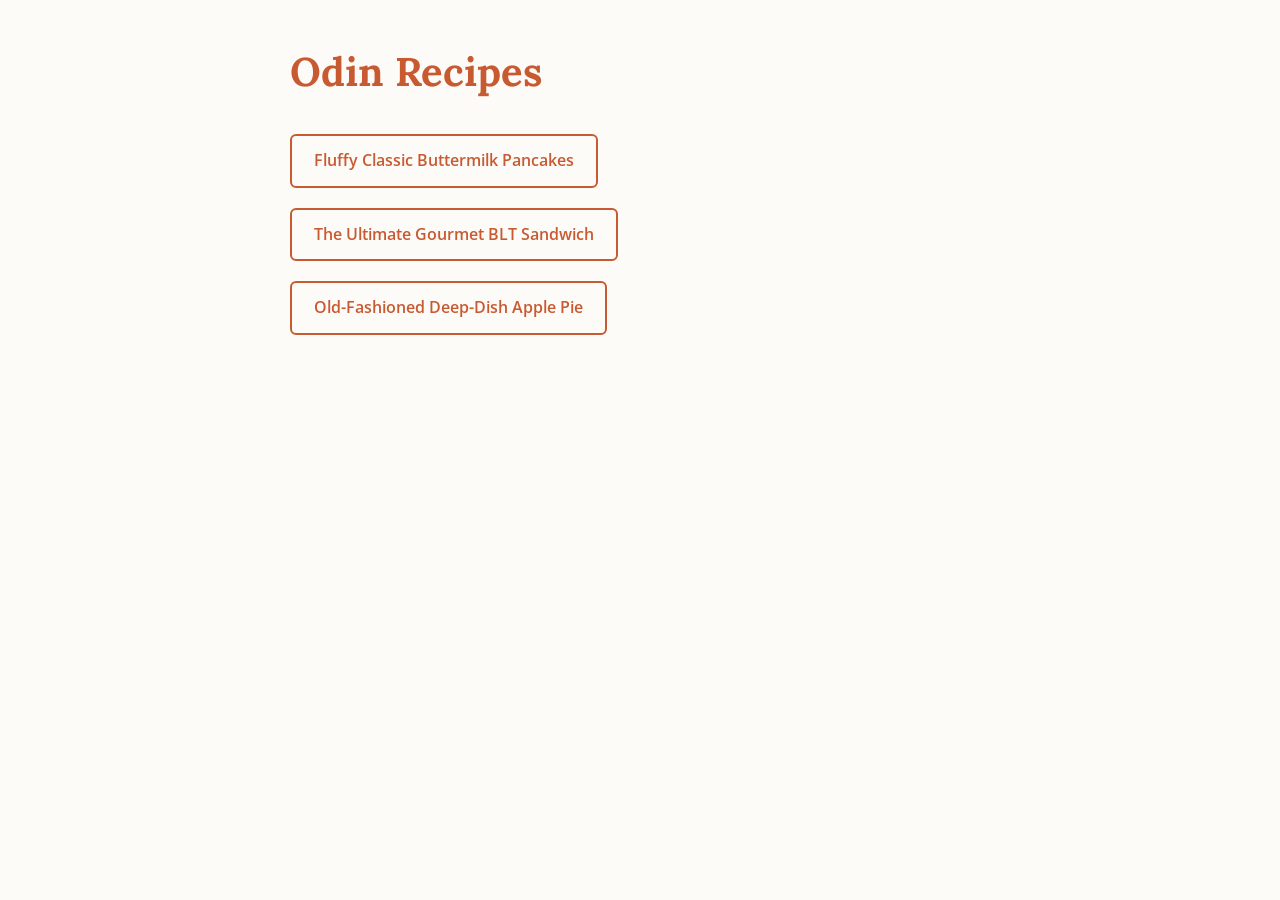
<file: index.html>
<!doctype html>
<html lang="en">
  <head>
    <meta charset="UTF-8" />
    <meta name="viewport" content="width=device-width, initial-scale=1.0" />
    <title>Odin Recipes | Simple &amp; Delicious Homemade Meals</title>
    <link rel="preconnect" href="https://fonts.googleapis.com" />
    <link rel="preconnect" href="https://fonts.gstatic.com" crossorigin />
    <link
      href="https://fonts.googleapis.com/css2?family=Lora:ital,wght@0,400..700;1,400..700&family=Open+Sans:ital,wght@0,300..800;1,300..800&display=swap"
      rel="stylesheet"
    />
    <link rel="stylesheet" href="css/styles.css" />
  </head>
  <body>
    <h1>Odin Recipes</h1>
    <ul class="recipe-list">
      <li>
        <a href="./recipes/pancakes.html">Fluffy Classic Buttermilk Pancakes</a>
      </li>
      <li>
        <a href="./recipes/sandwich.html">The Ultimate Gourmet BLT Sandwich</a>
      </li>
      <li>
        <a href="./recipes/pie.html">Old-Fashioned Deep-Dish Apple Pie</a>
      </li>
    </ul>
  </body>
</html>
</file>
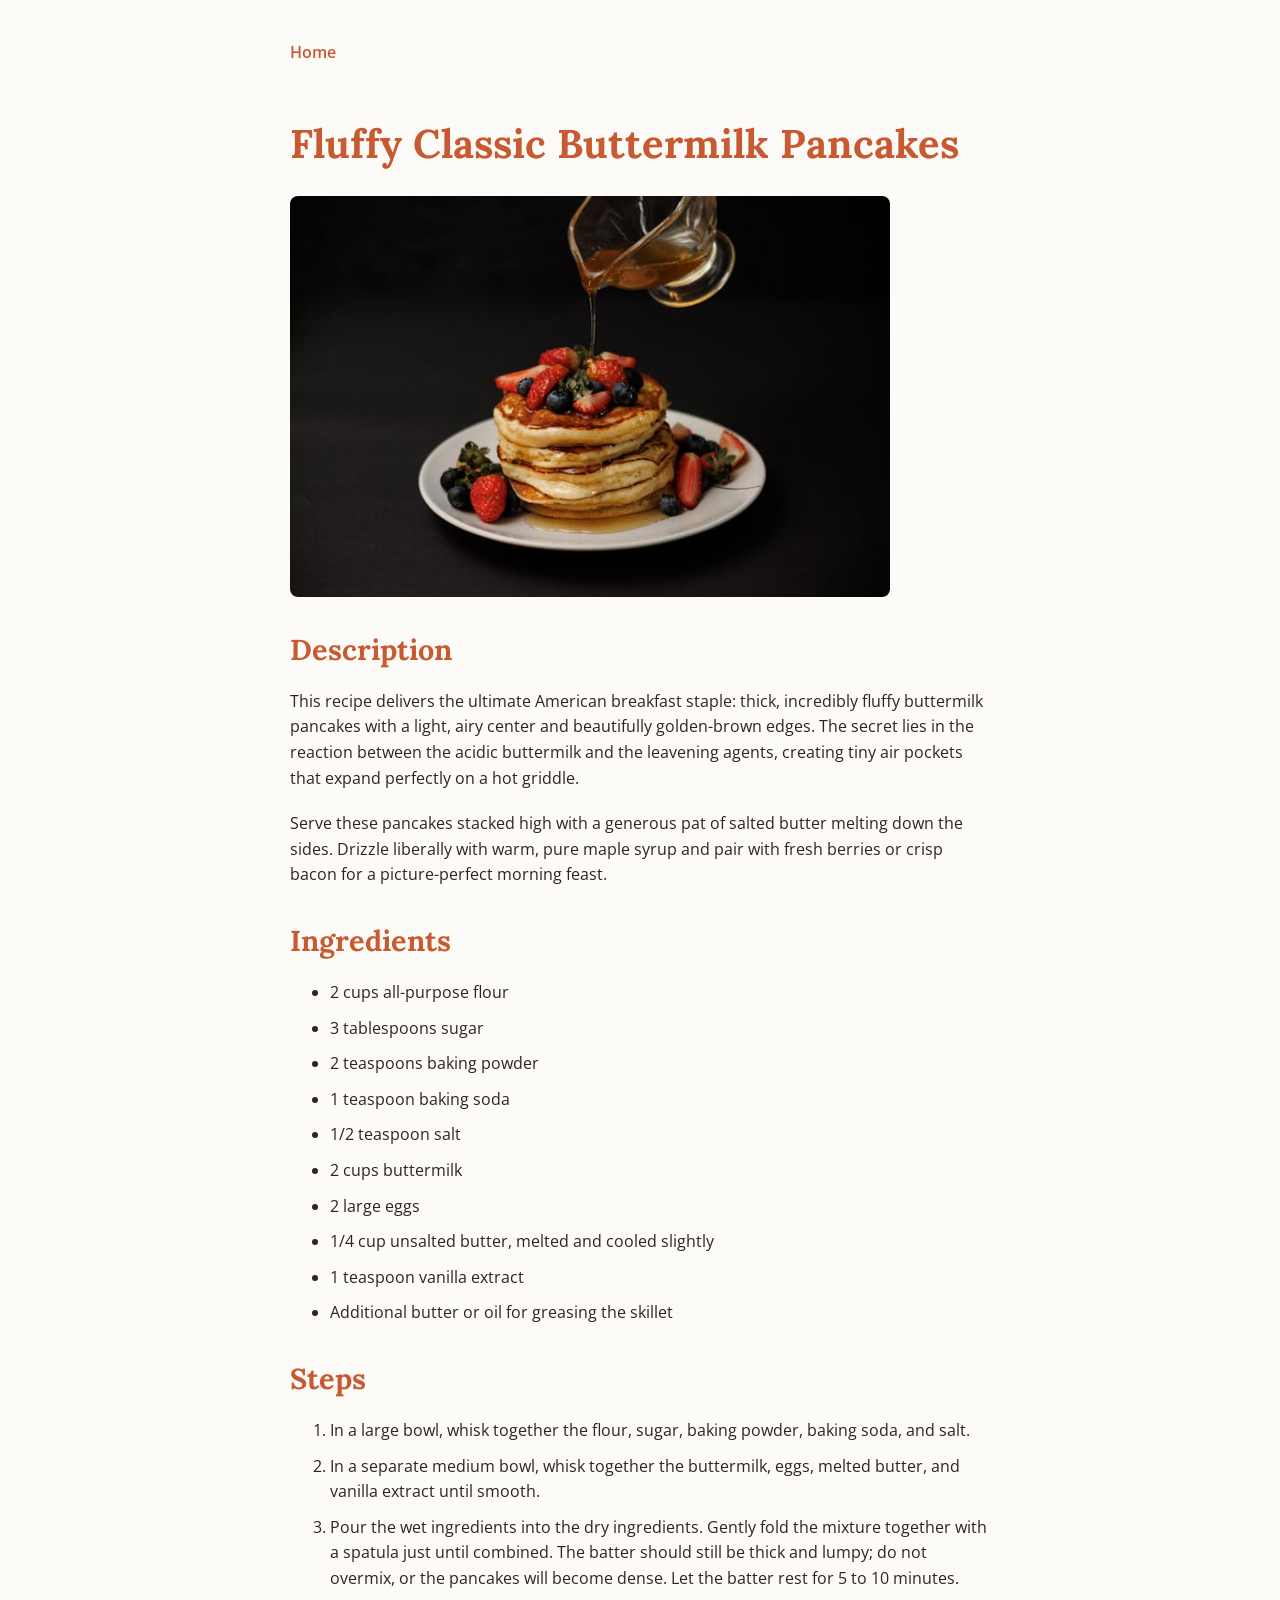
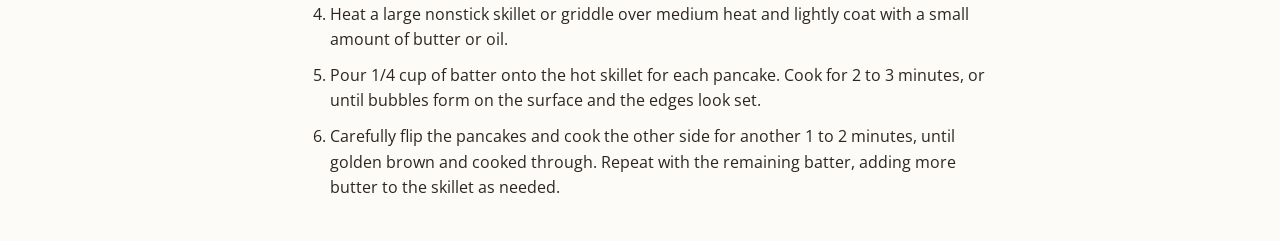
<file: recipes/pancakes.html>
<!doctype html>
<html lang="en">
  <head>
    <meta charset="UTF-8" />
    <meta name="viewport" content="width=device-width, initial-scale=1.0" />
    <title>Classic Buttermilk Pancakes - Odin Recipes</title>
    <link rel="preconnect" href="https://fonts.googleapis.com" />
    <link rel="preconnect" href="https://fonts.gstatic.com" crossorigin />
    <link
      href="https://fonts.googleapis.com/css2?family=Lora:ital,wght@0,400..700;1,400..700&family=Open+Sans:ital,wght@0,300..800;1,300..800&display=swap"
      rel="stylesheet"
    />
    <link rel="stylesheet" href="../css/styles.css" />
  </head>
  <body>
    <a href="../index.html">Home</a>
    <h1>Fluffy Classic Buttermilk Pancakes</h1>
    <img
      src="../images/pancakes.jpg"
      alt="A stack of golden pancakes on a plate, drizzled with honey and topped with fresh raspberries and powdered sugar."
      width="600"
    />
    <h2>Description</h2>
    <p>
      This recipe delivers the ultimate American breakfast staple: thick,
      incredibly fluffy buttermilk pancakes with a light, airy center and
      beautifully golden-brown edges. The secret lies in the reaction between
      the acidic buttermilk and the leavening agents, creating tiny air pockets
      that expand perfectly on a hot griddle.
    </p>
    <p>
      Serve these pancakes stacked high with a generous pat of salted butter
      melting down the sides. Drizzle liberally with warm, pure maple syrup and
      pair with fresh berries or crisp bacon for a picture-perfect morning
      feast.
    </p>
    <h2>Ingredients</h2>
    <ul>
      <li>2 cups all-purpose flour</li>
      <li>3 tablespoons sugar</li>
      <li>2 teaspoons baking powder</li>
      <li>1 teaspoon baking soda</li>
      <li>1/2 teaspoon salt</li>
      <li>2 cups buttermilk</li>
      <li>2 large eggs</li>
      <li>1/4 cup unsalted butter, melted and cooled slightly</li>
      <li>1 teaspoon vanilla extract</li>
      <li>Additional butter or oil for greasing the skillet</li>
    </ul>
    <h2>Steps</h2>
    <ol>
      <li>
        In a large bowl, whisk together the flour, sugar, baking powder, baking
        soda, and salt.
      </li>
      <li>
        In a separate medium bowl, whisk together the buttermilk, eggs, melted
        butter, and vanilla extract until smooth.
      </li>
      <li>
        Pour the wet ingredients into the dry ingredients. Gently fold the
        mixture together with a spatula just until combined. The batter should
        still be thick and lumpy; do not overmix, or the pancakes will become
        dense. Let the batter rest for 5 to 10 minutes.
      </li>
      <li>
        Heat a large nonstick skillet or griddle over medium heat and lightly
        coat with a small amount of butter or oil.
      </li>
      <li>
        Pour 1/4 cup of batter onto the hot skillet for each pancake. Cook for 2
        to 3 minutes, or until bubbles form on the surface and the edges look
        set.
      </li>
      <li>
        Carefully flip the pancakes and cook the other side for another 1 to 2
        minutes, until golden brown and cooked through. Repeat with the
        remaining batter, adding more butter to the skillet as needed.
      </li>
    </ol>
  </body>
</html>
</file>
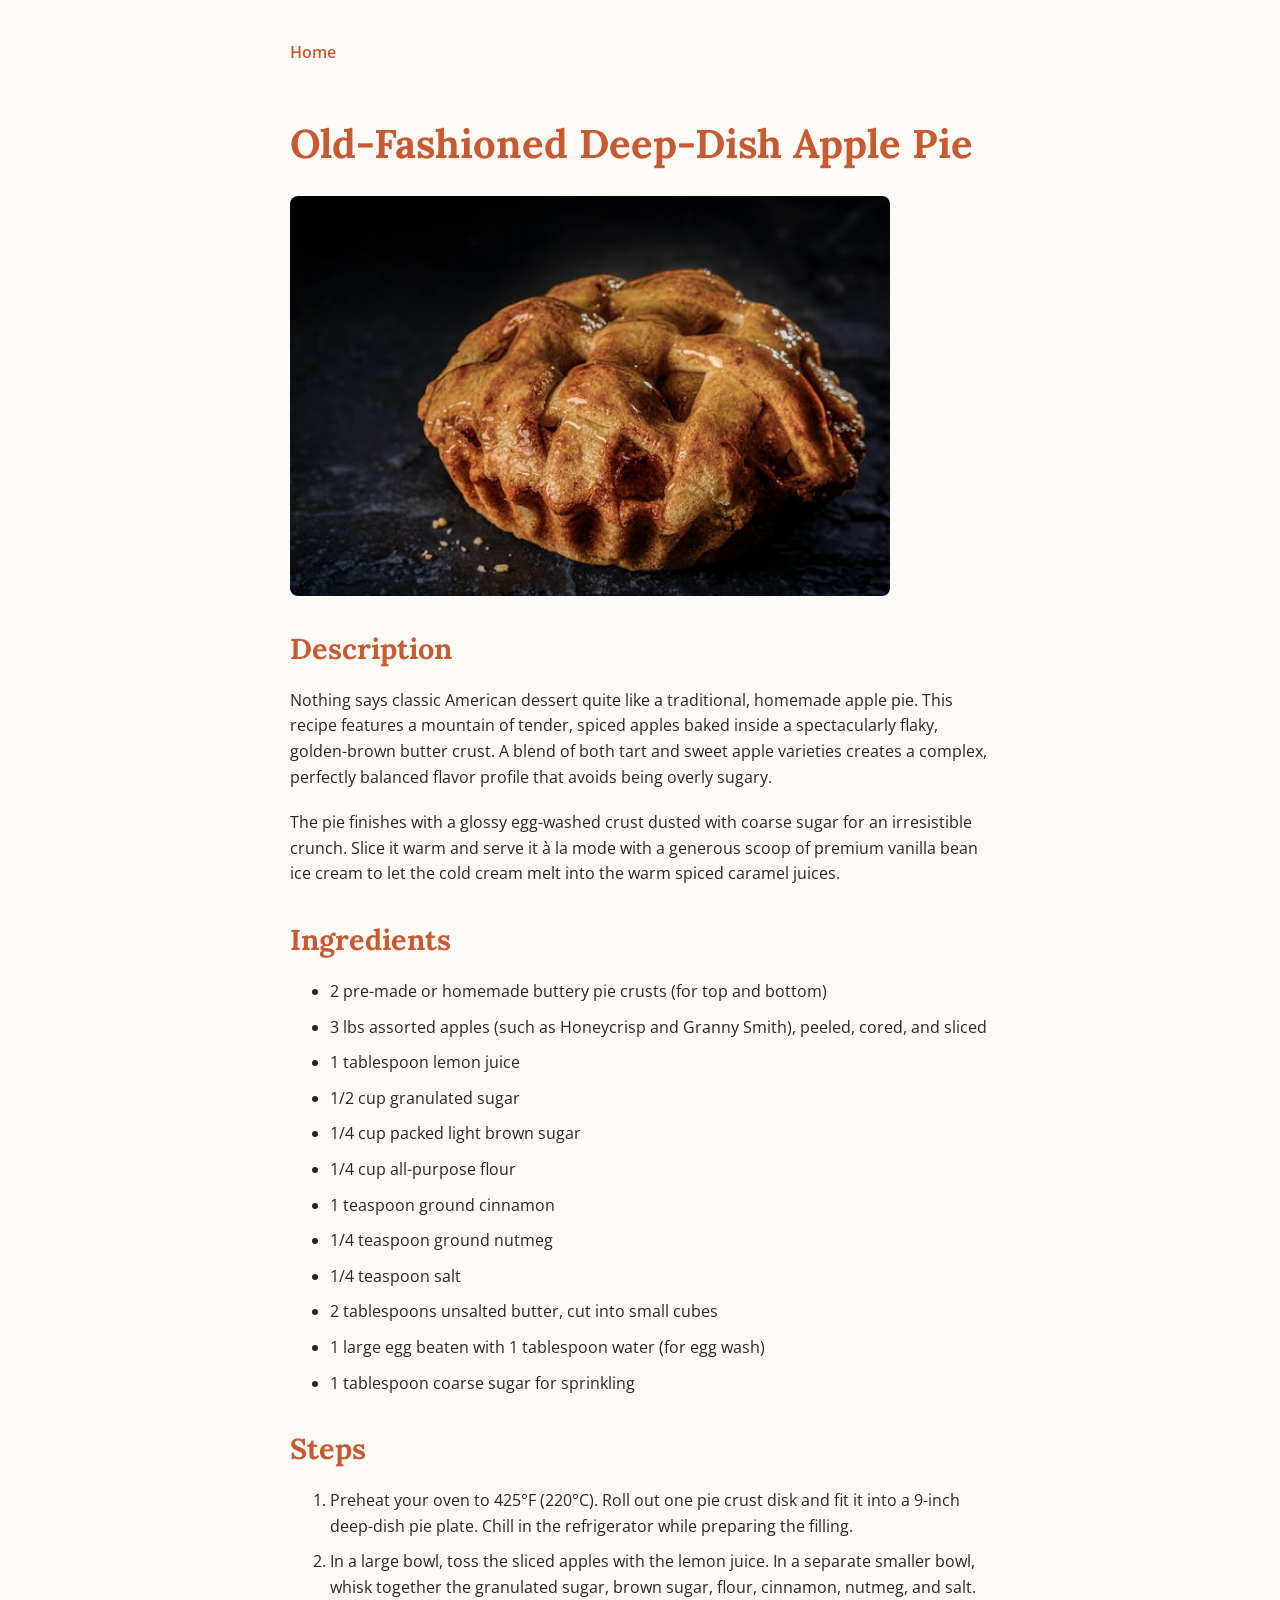
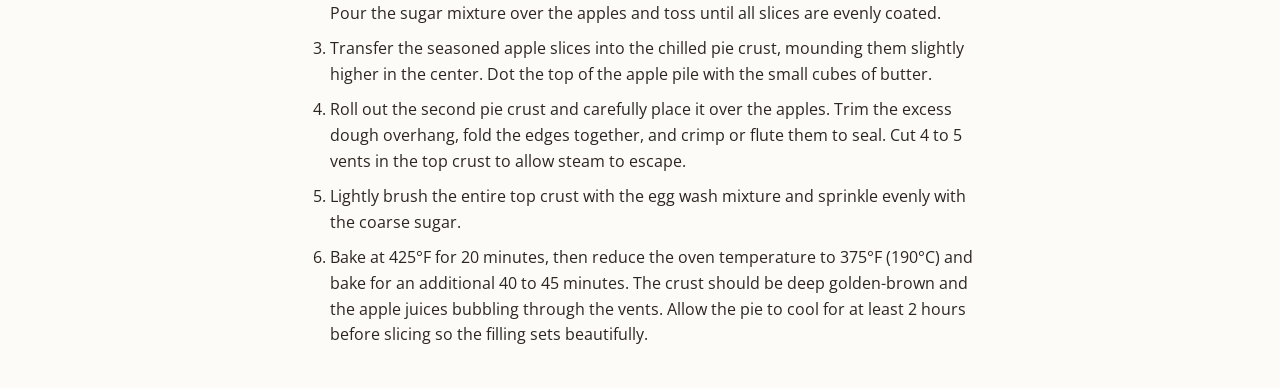
<file: recipes/pie.html>
<!doctype html>
<html lang="en">
  <head>
    <meta charset="UTF-8" />
    <meta name="viewport" content="width=device-width, initial-scale=1.0" />
    <title>Deep-Dish Apple Pie - Odin Recipes</title>
    <link rel="preconnect" href="https://fonts.googleapis.com" />
    <link rel="preconnect" href="https://fonts.gstatic.com" crossorigin />
    <link
      href="https://fonts.googleapis.com/css2?family=Lora:ital,wght@0,400..700;1,400..700&family=Open+Sans:ital,wght@0,300..800;1,300..800&display=swap"
      rel="stylesheet"
    />
    <link rel="stylesheet" href="../css/styles.css" />
  </head>
  <body>
    <a href="../index.html">Home</a>
    <h1>Old-Fashioned Deep-Dish Apple Pie</h1>
    <img
      src="../images/pie.jpg"
      alt="Overhead view of a baked pie with a golden-brown lattice crust, alongside vintage forks and a knife."
      width="600"
    />
    <h2>Description</h2>
    <p>
      Nothing says classic American dessert quite like a traditional, homemade
      apple pie. This recipe features a mountain of tender, spiced apples baked
      inside a spectacularly flaky, golden-brown butter crust. A blend of both
      tart and sweet apple varieties creates a complex, perfectly balanced
      flavor profile that avoids being overly sugary.
    </p>
    <p>
      The pie finishes with a glossy egg-washed crust dusted with coarse sugar
      for an irresistible crunch. Slice it warm and serve it à la mode with a
      generous scoop of premium vanilla bean ice cream to let the cold cream
      melt into the warm spiced caramel juices.
    </p>
    <h2>Ingredients</h2>
    <ul>
      <li>2 pre-made or homemade buttery pie crusts (for top and bottom)</li>
      <li>
        3 lbs assorted apples (such as Honeycrisp and Granny Smith), peeled,
        cored, and sliced
      </li>
      <li>1 tablespoon lemon juice</li>
      <li>1/2 cup granulated sugar</li>
      <li>1/4 cup packed light brown sugar</li>
      <li>1/4 cup all-purpose flour</li>
      <li>1 teaspoon ground cinnamon</li>
      <li>1/4 teaspoon ground nutmeg</li>
      <li>1/4 teaspoon salt</li>
      <li>2 tablespoons unsalted butter, cut into small cubes</li>
      <li>1 large egg beaten with 1 tablespoon water (for egg wash)</li>
      <li>1 tablespoon coarse sugar for sprinkling</li>
    </ul>
    <h2>Steps</h2>
    <ol>
      <li>
        Preheat your oven to 425°F (220°C). Roll out one pie crust disk and fit
        it into a 9-inch deep-dish pie plate. Chill in the refrigerator while
        preparing the filling.
      </li>
      <li>
        In a large bowl, toss the sliced apples with the lemon juice. In a
        separate smaller bowl, whisk together the granulated sugar, brown sugar,
        flour, cinnamon, nutmeg, and salt. Pour the sugar mixture over the
        apples and toss until all slices are evenly coated.
      </li>
      <li>
        Transfer the seasoned apple slices into the chilled pie crust, mounding
        them slightly higher in the center. Dot the top of the apple pile with
        the small cubes of butter.
      </li>
      <li>
        Roll out the second pie crust and carefully place it over the apples.
        Trim the excess dough overhang, fold the edges together, and crimp or
        flute them to seal. Cut 4 to 5 vents in the top crust to allow steam to
        escape.
      </li>
      <li>
        Lightly brush the entire top crust with the egg wash mixture and
        sprinkle evenly with the coarse sugar.
      </li>
      <li>
        Bake at 425°F for 20 minutes, then reduce the oven temperature to 375°F
        (190°C) and bake for an additional 40 to 45 minutes. The crust should be
        deep golden-brown and the apple juices bubbling through the vents. Allow
        the pie to cool for at least 2 hours before slicing so the filling sets
        beautifully.
      </li>
    </ol>
  </body>
</html>
</file>
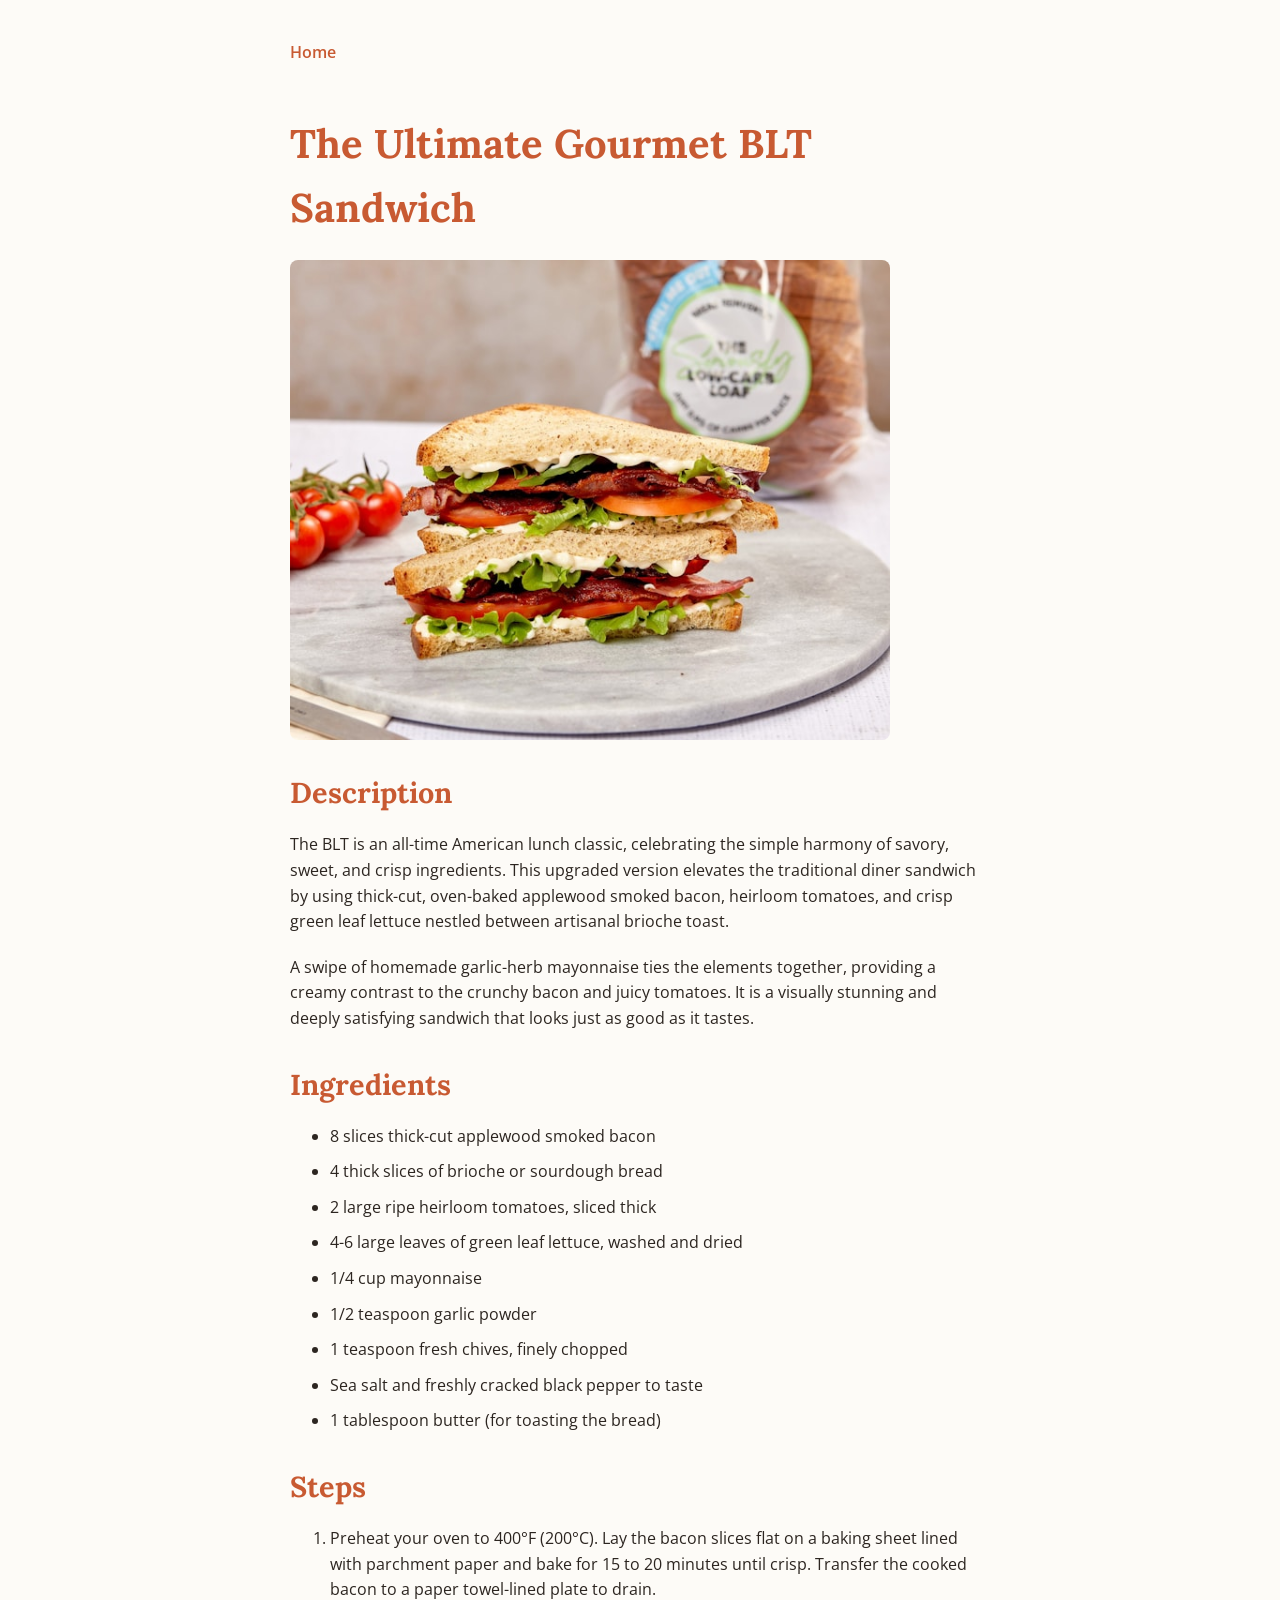
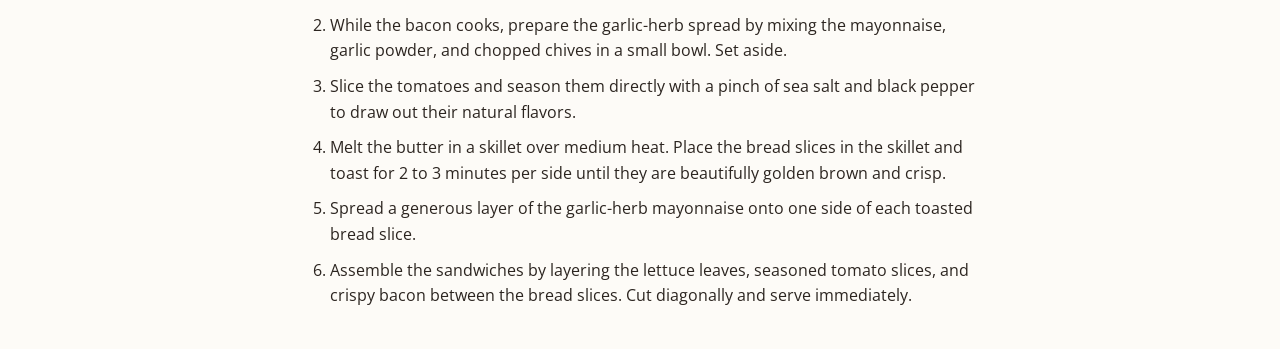
<file: recipes/sandwich.html>
<!doctype html>
<html lang="en">
  <head>
    <meta charset="UTF-8" />
    <meta name="viewport" content="width=device-width, initial-scale=1.0" />
    <title>Gourmet BLT Sandwich - Odin Recipes</title>
    <link rel="preconnect" href="https://fonts.googleapis.com" />
    <link rel="preconnect" href="https://fonts.gstatic.com" crossorigin />
    <link
      href="https://fonts.googleapis.com/css2?family=Lora:ital,wght@0,400..700;1,400..700&family=Open+Sans:ital,wght@0,300..800;1,300..800&display=swap"
      rel="stylesheet"
    />
    <link rel="stylesheet" href="../css/styles.css" />
  </head>
  <body>
    <a href="../index.html">Home</a>
    <h1>The Ultimate Gourmet BLT Sandwich</h1>
    <img
      src="../images/sandwich.jpg"
      alt="A BLT sandwich cut in half and stacked on a marble board, featuring bacon, lettuce, tomato, and mayonnaise."
      width="600"
    />
    <h2>Description</h2>
    <p>
      The BLT is an all-time American lunch classic, celebrating the simple
      harmony of savory, sweet, and crisp ingredients. This upgraded version
      elevates the traditional diner sandwich by using thick-cut, oven-baked
      applewood smoked bacon, heirloom tomatoes, and crisp green leaf lettuce
      nestled between artisanal brioche toast.
    </p>
    <p>
      A swipe of homemade garlic-herb mayonnaise ties the elements together,
      providing a creamy contrast to the crunchy bacon and juicy tomatoes. It is
      a visually stunning and deeply satisfying sandwich that looks just as good
      as it tastes.
    </p>
    <h2>Ingredients</h2>
    <ul>
      <li>8 slices thick-cut applewood smoked bacon</li>
      <li>4 thick slices of brioche or sourdough bread</li>
      <li>2 large ripe heirloom tomatoes, sliced thick</li>
      <li>4-6 large leaves of green leaf lettuce, washed and dried</li>
      <li>1/4 cup mayonnaise</li>
      <li>1/2 teaspoon garlic powder</li>
      <li>1 teaspoon fresh chives, finely chopped</li>
      <li>Sea salt and freshly cracked black pepper to taste</li>
      <li>1 tablespoon butter (for toasting the bread)</li>
    </ul>
    <h2>Steps</h2>
    <ol>
      <li>
        Preheat your oven to 400°F (200°C). Lay the bacon slices flat on a
        baking sheet lined with parchment paper and bake for 15 to 20 minutes
        until crisp. Transfer the cooked bacon to a paper towel-lined plate to
        drain.
      </li>
      <li>
        While the bacon cooks, prepare the garlic-herb spread by mixing the
        mayonnaise, garlic powder, and chopped chives in a small bowl. Set
        aside.
      </li>
      <li>
        Slice the tomatoes and season them directly with a pinch of sea salt and
        black pepper to draw out their natural flavors.
      </li>
      <li>
        Melt the butter in a skillet over medium heat. Place the bread slices in
        the skillet and toast for 2 to 3 minutes per side until they are
        beautifully golden brown and crisp.
      </li>
      <li>
        Spread a generous layer of the garlic-herb mayonnaise onto one side of
        each toasted bread slice.
      </li>
      <li>
        Assemble the sandwiches by layering the lettuce leaves, seasoned tomato
        slices, and crispy bacon between the bread slices. Cut diagonally and
        serve immediately.
      </li>
    </ol>
  </body>
</html>
</file>
<file: css/styles.css>
body {
  background-color: #fdfbf7;
  color: #2c2520;
  font-family: "Open Sans", sans-serif;
  max-width: 700px;
  margin: 40px auto;
  padding: 0 20px;
  line-height: 1.6;
}

h1 {
  font-family: "Lora", serif;
  color: #c85a32;
  font-size: 2.5rem;
  margin-bottom: 20px;
}

h2 {
  font-family: "Lora", serif;
  color: #c85a32;
  font-size: 1.8rem;
  margin-top: 30px;
  margin-bottom: 15px;
}

p,
ul,
ol {
  margin-bottom: 20px;
}

li {
  margin-bottom: 10px;
}

img {
  display: block;
  margin: 20px 0;
  border-radius: 8px;
}

.recipe-list {
  list-style-type: none;
  padding: 0;
  margin-top: 30px;
}

.recipe-list li {
  margin-bottom: 20px;
}

.recipe-list a {
  display: inline-block;
  background: transparent;
  color: #c85a32;
  border: 2px solid #c85a32;
  padding: 12px 22px;
  font-family: "Open Sans", sans-serif;
  font-weight: 600;
  text-decoration: none;
  border-radius: 6px;
  transition:
    background-color 0.2s ease,
    color 0.2s ease;
}

.recipe-list a:hover {
  background-color: #c85a32;
  color: #fdfbf7;
}

body > a {
  display: inline-block;
  margin-bottom: 20px;
  color: #c85a32;
  text-decoration: none;
  font-weight: 600;
}

body > a:hover {
  text-decoration: underline;
}
</file>
